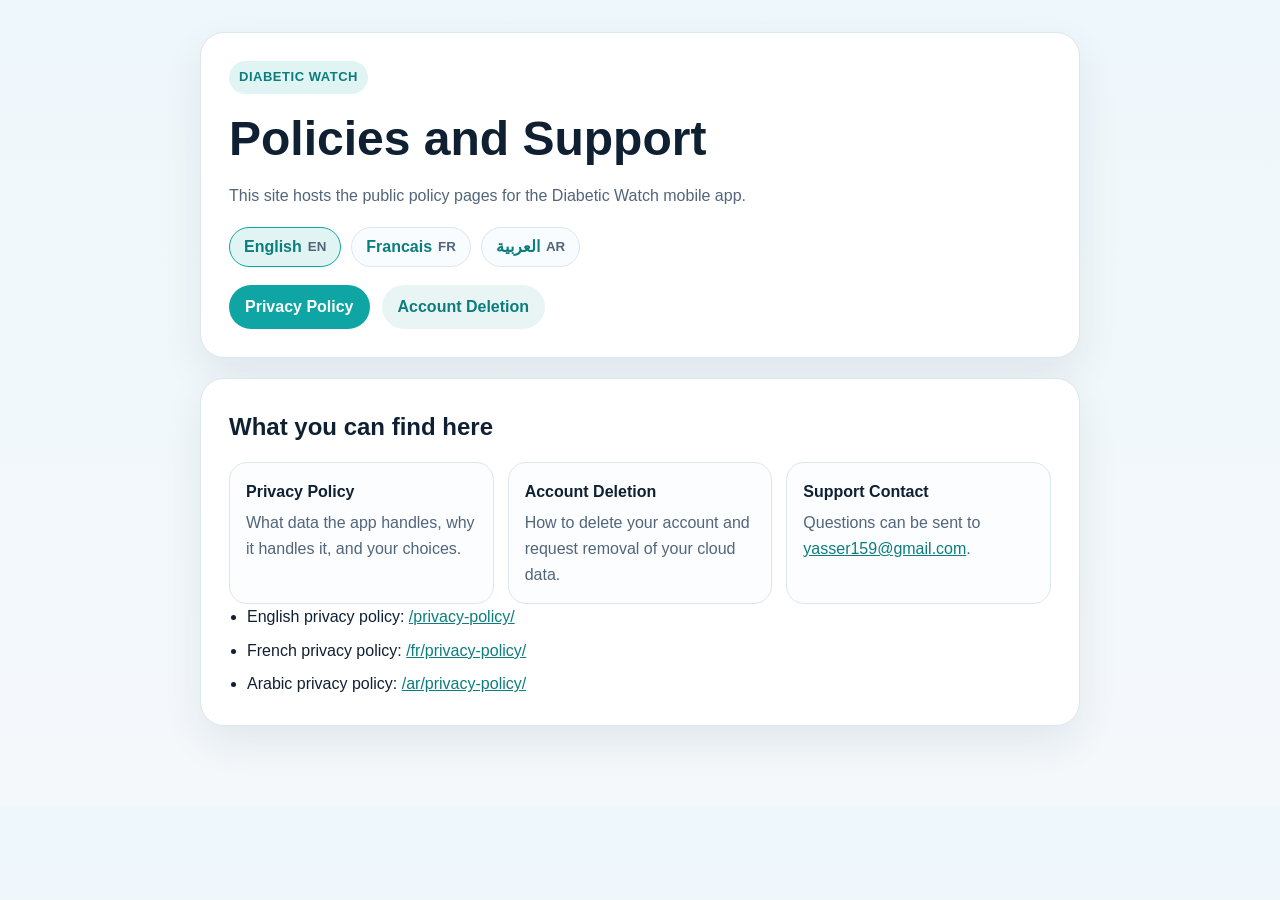
<file: index.html>
<!doctype html>
<html lang="en">
  <head>
    <meta charset="utf-8" />
    <meta name="viewport" content="width=device-width, initial-scale=1" />
    <title>Diabetic Watch Policies</title>
    <meta
      name="description"
      content="Privacy policy and account deletion information for Diabetic Watch."
    />
    <link rel="stylesheet" href="./assets/site.css" />
  </head>
  <body>
    <main class="page">
      <section class="hero">
        <span class="eyebrow">Diabetic Watch</span>
        <h1>Policies and Support</h1>
        <p class="muted">
          This site hosts the public policy pages for the Diabetic Watch mobile app.
        </p>
        <div class="lang-switcher" aria-label="Language switcher">
          <a class="lang-link is-active" href="./privacy-policy/">English <small>EN</small></a>
          <a class="lang-link" href="./fr/privacy-policy/">Francais <small>FR</small></a>
          <a class="lang-link" href="./ar/privacy-policy/">العربية <small>AR</small></a>
        </div>
        <div class="button-row">
          <a class="button" href="./privacy-policy/">Privacy Policy</a>
          <a class="button secondary" href="./account-deletion/">Account Deletion</a>
        </div>
      </section>

      <section class="panel">
        <h2>What you can find here</h2>
        <div class="grid">
          <div class="card">
            <strong>Privacy Policy</strong>
            <span class="muted">What data the app handles, why it handles it, and your choices.</span>
          </div>
          <div class="card">
            <strong>Account Deletion</strong>
            <span class="muted">How to delete your account and request removal of your cloud data.</span>
          </div>
          <div class="card">
            <strong>Support Contact</strong>
            <span class="muted">Questions can be sent to <a href="mailto:yasser159@gmail.com">yasser159@gmail.com</a>.</span>
          </div>
        </div>
        <ul class="meta-list">
          <li>English privacy policy: <a href="./privacy-policy/">/privacy-policy/</a></li>
          <li>French privacy policy: <a href="./fr/privacy-policy/">/fr/privacy-policy/</a></li>
          <li>Arabic privacy policy: <a href="./ar/privacy-policy/">/ar/privacy-policy/</a></li>
        </ul>
      </section>
    </main>
  </body>
</html>
</file>
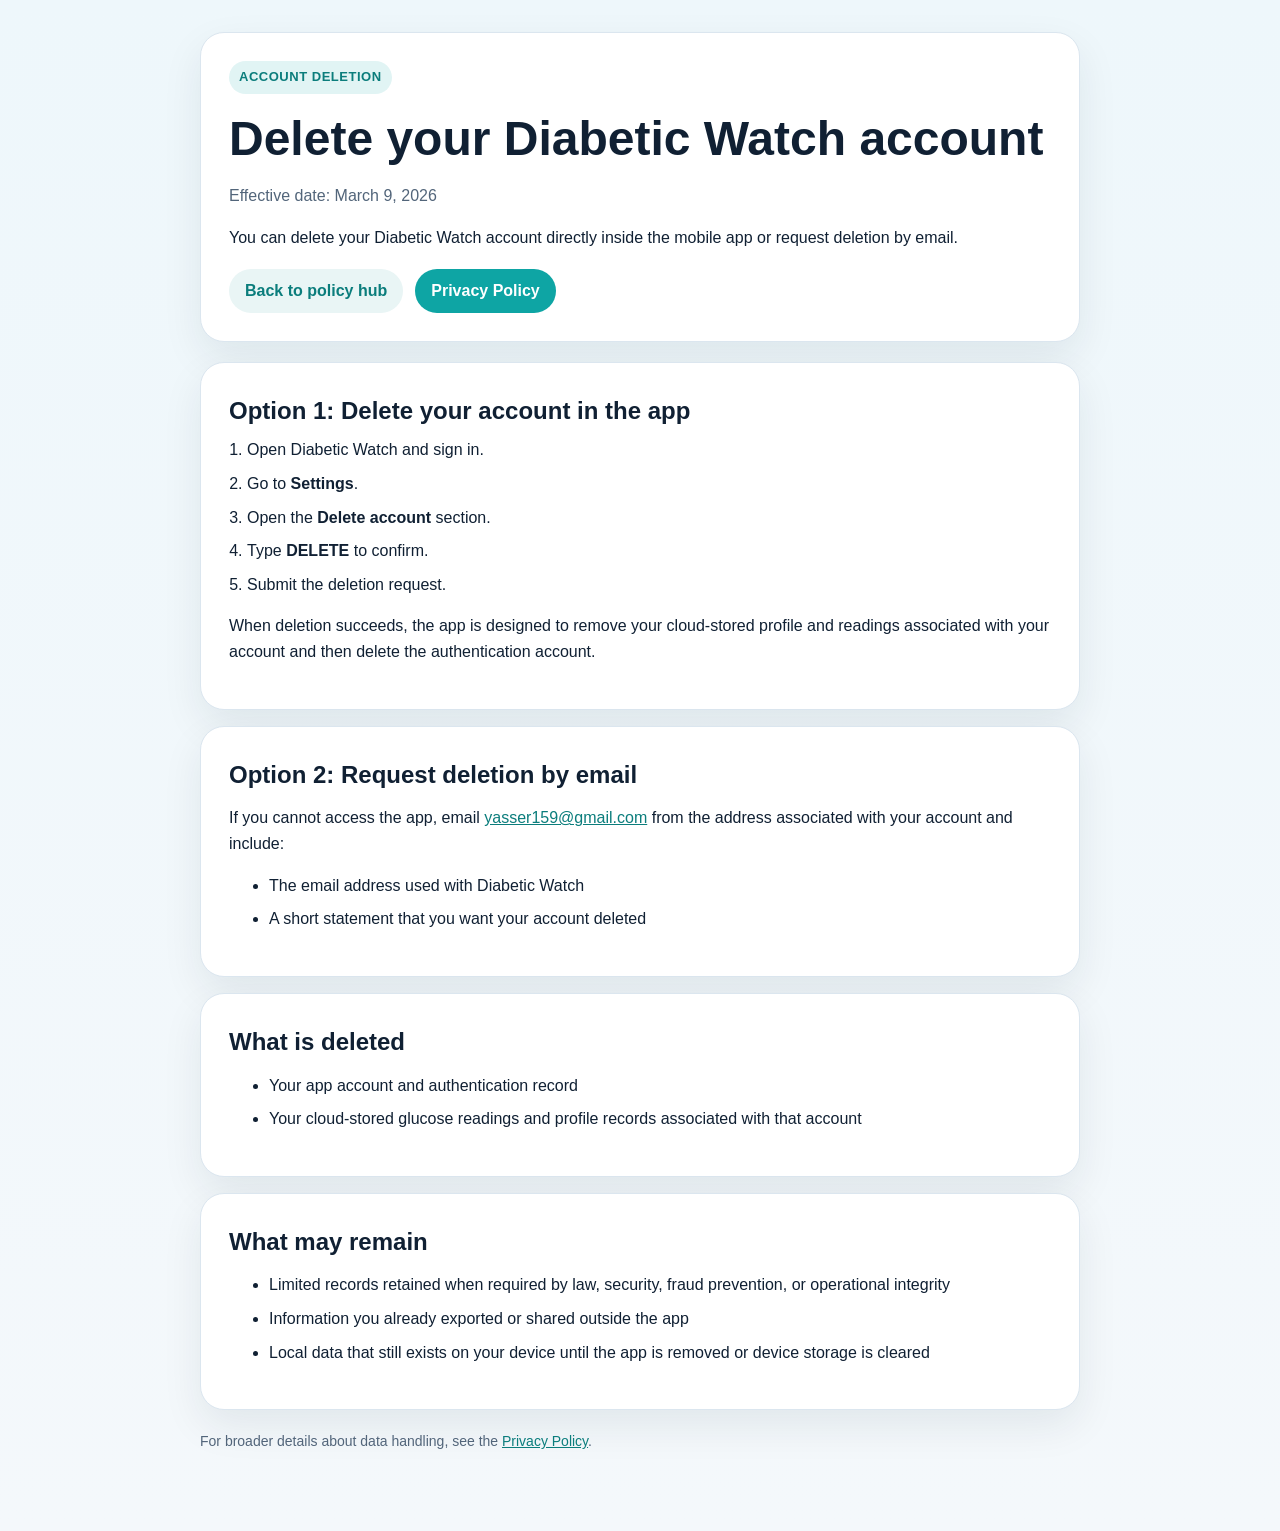
<file: account-deletion/index.html>
<!doctype html>
<html lang="en">
  <head>
    <meta charset="utf-8" />
    <meta name="viewport" content="width=device-width, initial-scale=1" />
    <title>Diabetic Watch Account Deletion</title>
    <meta
      name="description"
      content="Account deletion instructions for the Diabetic Watch app."
    />
    <link rel="stylesheet" href="../assets/site.css" />
  </head>
  <body>
    <main class="page">
      <section class="hero">
        <span class="eyebrow">Account Deletion</span>
        <h1>Delete your Diabetic Watch account</h1>
        <p class="muted">Effective date: March 9, 2026</p>
        <p>
          You can delete your Diabetic Watch account directly inside the mobile app or request deletion by email.
        </p>
        <div class="button-row">
          <a class="button secondary" href="../">Back to policy hub</a>
          <a class="button" href="../privacy-policy/">Privacy Policy</a>
        </div>
      </section>

      <section class="panel">
        <h2>Option 1: Delete your account in the app</h2>
        <ol class="toc">
          <li>Open Diabetic Watch and sign in.</li>
          <li>Go to <strong>Settings</strong>.</li>
          <li>Open the <strong>Delete account</strong> section.</li>
          <li>Type <strong>DELETE</strong> to confirm.</li>
          <li>Submit the deletion request.</li>
        </ol>
        <p>
          When deletion succeeds, the app is designed to remove your cloud-stored profile and readings associated with your account and then delete the authentication account.
        </p>
      </section>

      <section class="panel">
        <h2>Option 2: Request deletion by email</h2>
        <p>
          If you cannot access the app, email <a href="mailto:yasser159@gmail.com">yasser159@gmail.com</a> from the address associated with your account and include:
        </p>
        <ul>
          <li>The email address used with Diabetic Watch</li>
          <li>A short statement that you want your account deleted</li>
        </ul>
      </section>

      <section class="panel">
        <h2>What is deleted</h2>
        <ul>
          <li>Your app account and authentication record</li>
          <li>Your cloud-stored glucose readings and profile records associated with that account</li>
        </ul>
      </section>

      <section class="panel">
        <h2>What may remain</h2>
        <ul>
          <li>Limited records retained when required by law, security, fraud prevention, or operational integrity</li>
          <li>Information you already exported or shared outside the app</li>
          <li>Local data that still exists on your device until the app is removed or device storage is cleared</li>
        </ul>
      </section>

      <p class="footer">
        For broader details about data handling, see the <a href="../privacy-policy/">Privacy Policy</a>.
      </p>
    </main>
  </body>
</html>
</file>
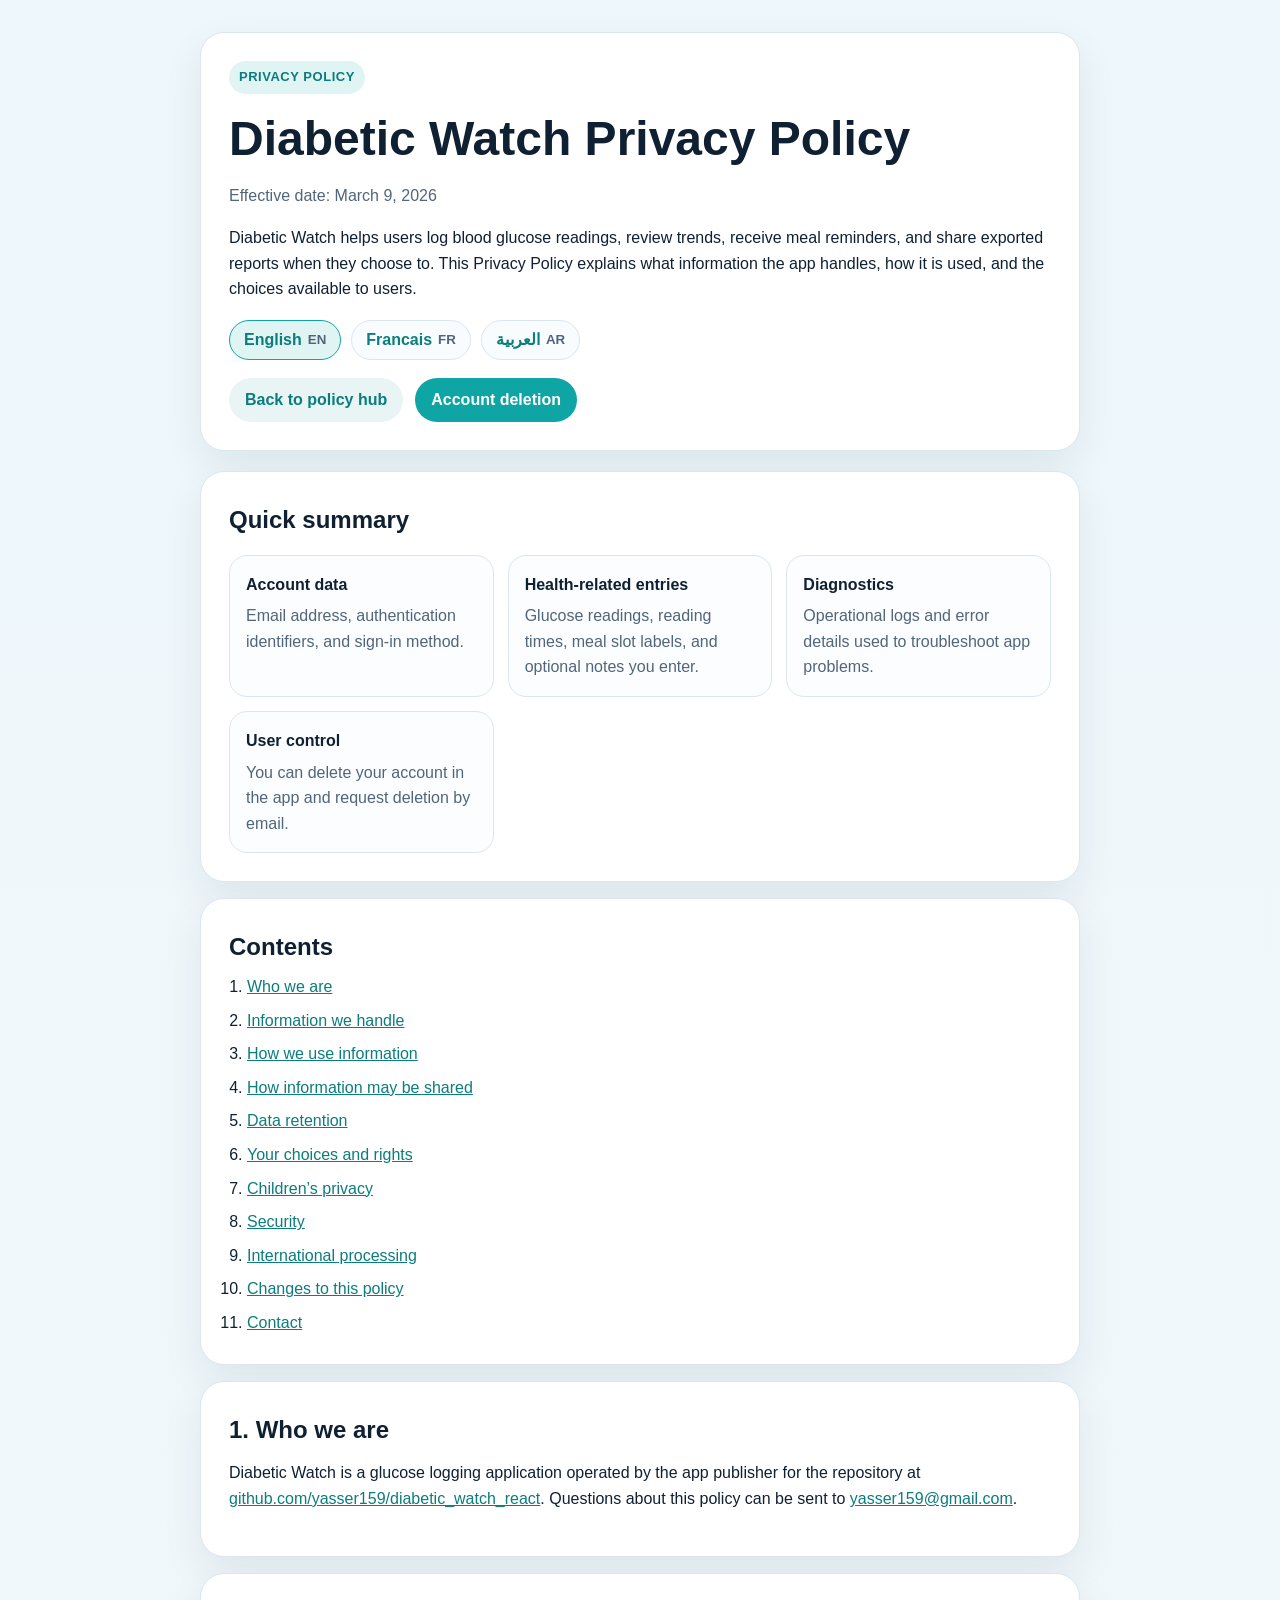
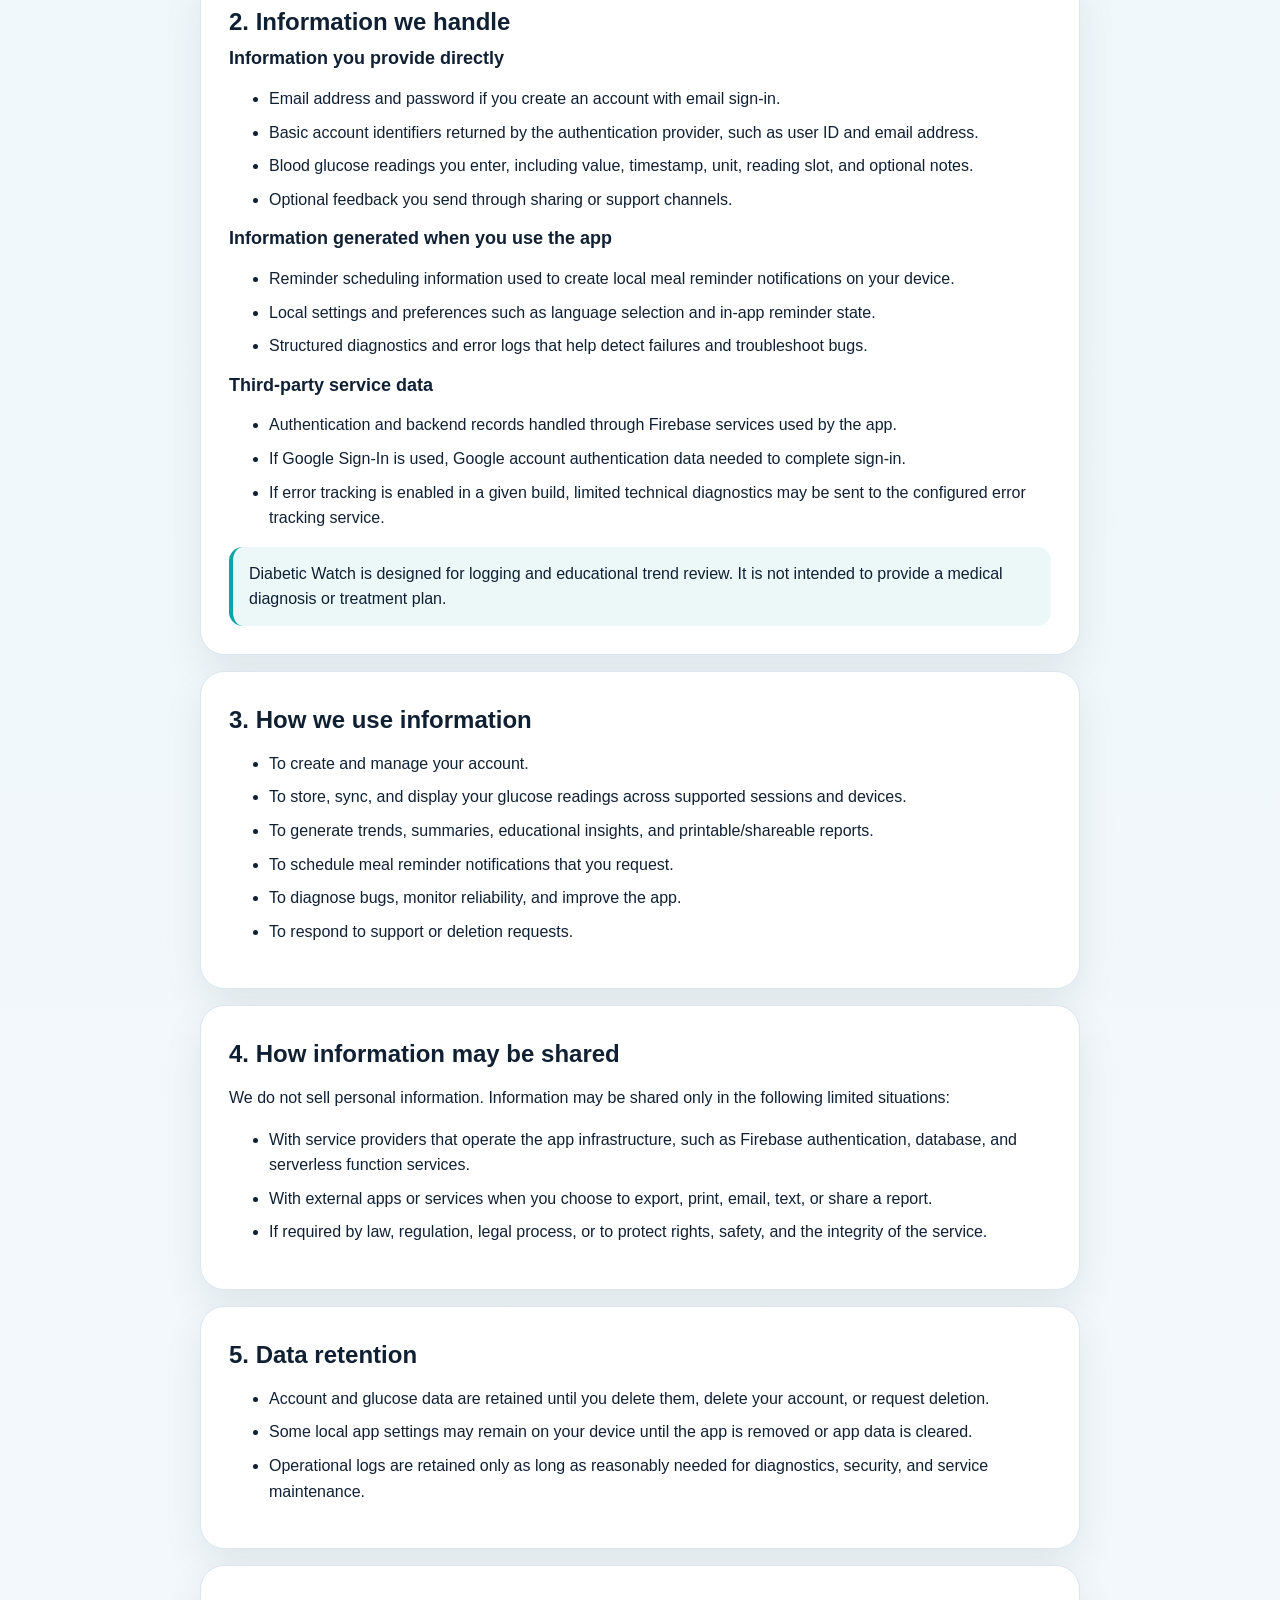
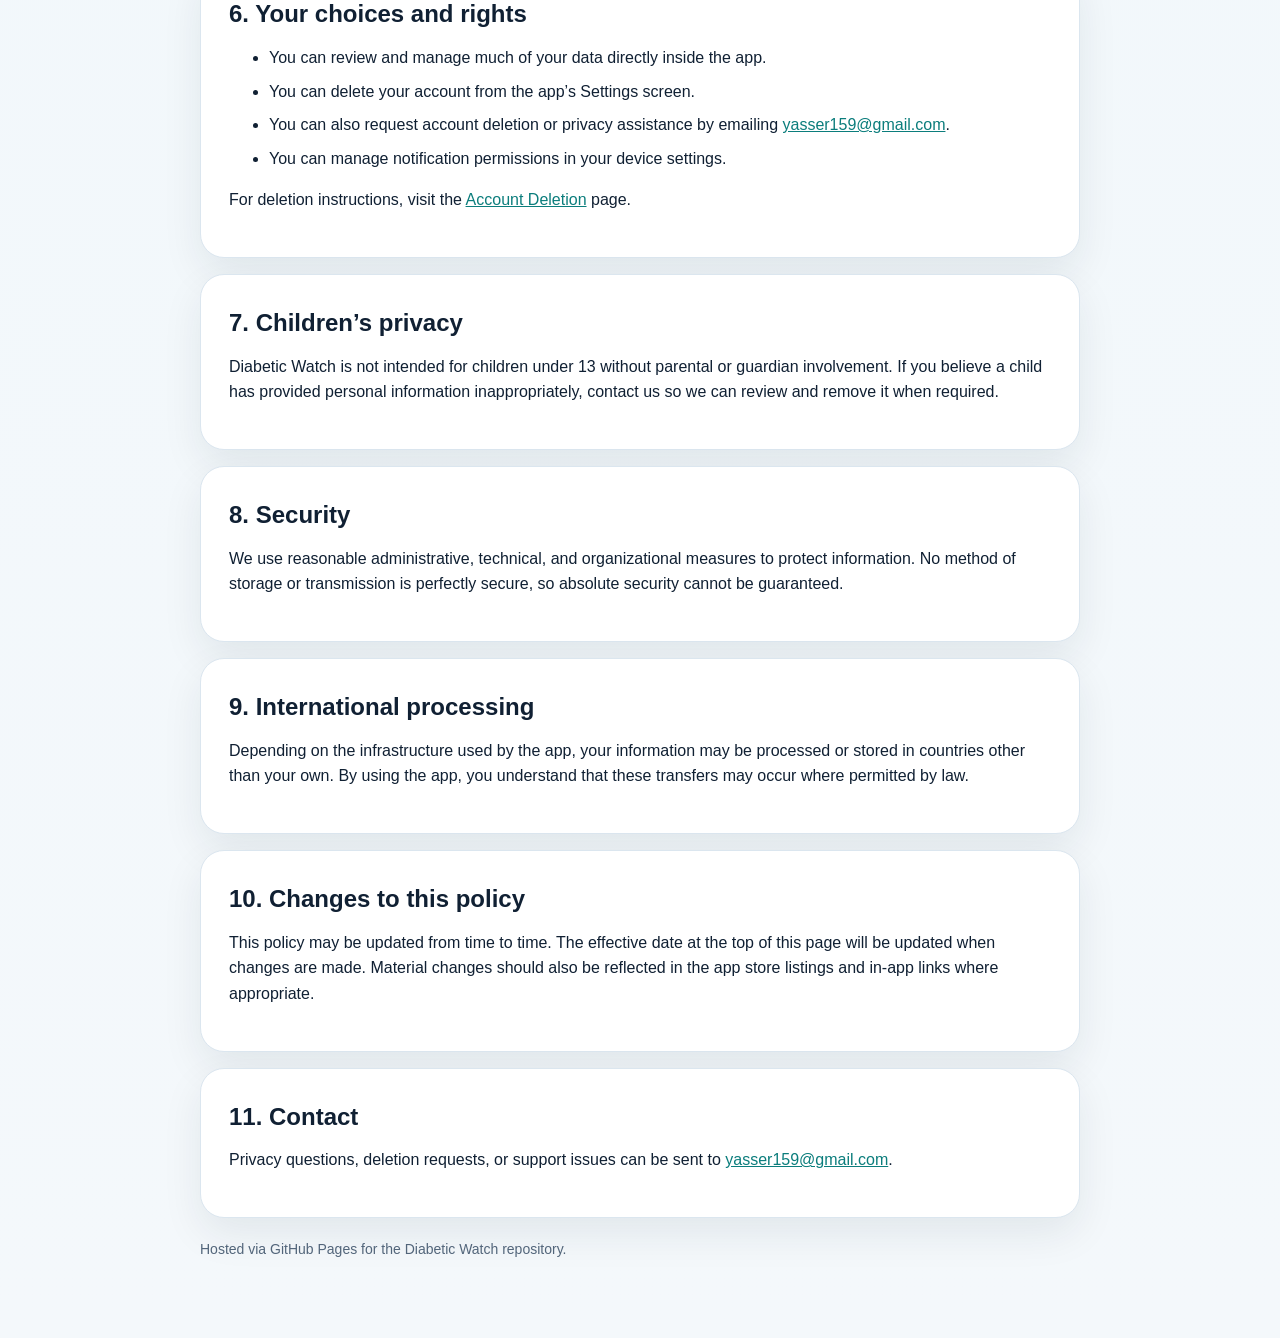
<file: privacy-policy/index.html>
<!doctype html>
<html lang="en">
  <head>
    <meta charset="utf-8" />
    <meta name="viewport" content="width=device-width, initial-scale=1" />
    <title>Diabetic Watch Privacy Policy</title>
    <meta
      name="description"
      content="Privacy Policy for the Diabetic Watch mobile application."
    />
    <link rel="stylesheet" href="../assets/site.css" />
  </head>
  <body>
    <main class="page">
      <section class="hero">
        <span class="eyebrow">Privacy Policy</span>
        <h1>Diabetic Watch Privacy Policy</h1>
        <p class="muted">
          Effective date: March 9, 2026
        </p>
        <p>
          Diabetic Watch helps users log blood glucose readings, review trends, receive meal reminders,
          and share exported reports when they choose to. This Privacy Policy explains what information
          the app handles, how it is used, and the choices available to users.
        </p>
        <div class="lang-switcher" aria-label="Language switcher">
          <a class="lang-link is-active" href="./">English <small>EN</small></a>
          <a class="lang-link" href="../fr/privacy-policy/">Francais <small>FR</small></a>
          <a class="lang-link" href="../ar/privacy-policy/">العربية <small>AR</small></a>
        </div>
        <div class="button-row">
          <a class="button secondary" href="../">Back to policy hub</a>
          <a class="button" href="../account-deletion/">Account deletion</a>
        </div>
      </section>

      <section class="panel">
        <h2>Quick summary</h2>
        <div class="grid">
          <div class="card">
            <strong>Account data</strong>
            <span class="muted">Email address, authentication identifiers, and sign-in method.</span>
          </div>
          <div class="card">
            <strong>Health-related entries</strong>
            <span class="muted">Glucose readings, reading times, meal slot labels, and optional notes you enter.</span>
          </div>
          <div class="card">
            <strong>Diagnostics</strong>
            <span class="muted">Operational logs and error details used to troubleshoot app problems.</span>
          </div>
          <div class="card">
            <strong>User control</strong>
            <span class="muted">You can delete your account in the app and request deletion by email.</span>
          </div>
        </div>
      </section>

      <section class="panel">
        <h2>Contents</h2>
        <ol class="toc">
          <li><a href="#who-we-are">Who we are</a></li>
          <li><a href="#information-we-handle">Information we handle</a></li>
          <li><a href="#how-we-use-information">How we use information</a></li>
          <li><a href="#sharing">How information may be shared</a></li>
          <li><a href="#retention">Data retention</a></li>
          <li><a href="#choices">Your choices and rights</a></li>
          <li><a href="#children">Children’s privacy</a></li>
          <li><a href="#security">Security</a></li>
          <li><a href="#international">International processing</a></li>
          <li><a href="#changes">Changes to this policy</a></li>
          <li><a href="#contact">Contact</a></li>
        </ol>
      </section>

      <section class="panel" id="who-we-are">
        <h2>1. Who we are</h2>
        <p>
          Diabetic Watch is a glucose logging application operated by the app publisher for the
          repository at <a href="https://github.com/yasser159/diabetic_watch_react">github.com/yasser159/diabetic_watch_react</a>.
          Questions about this policy can be sent to <a href="mailto:yasser159@gmail.com">yasser159@gmail.com</a>.
        </p>
      </section>

      <section class="panel" id="information-we-handle">
        <h2>2. Information we handle</h2>

        <h3>Information you provide directly</h3>
        <ul>
          <li>Email address and password if you create an account with email sign-in.</li>
          <li>Basic account identifiers returned by the authentication provider, such as user ID and email address.</li>
          <li>Blood glucose readings you enter, including value, timestamp, unit, reading slot, and optional notes.</li>
          <li>Optional feedback you send through sharing or support channels.</li>
        </ul>

        <h3>Information generated when you use the app</h3>
        <ul>
          <li>Reminder scheduling information used to create local meal reminder notifications on your device.</li>
          <li>Local settings and preferences such as language selection and in-app reminder state.</li>
          <li>Structured diagnostics and error logs that help detect failures and troubleshoot bugs.</li>
        </ul>

        <h3>Third-party service data</h3>
        <ul>
          <li>Authentication and backend records handled through Firebase services used by the app.</li>
          <li>If Google Sign-In is used, Google account authentication data needed to complete sign-in.</li>
          <li>If error tracking is enabled in a given build, limited technical diagnostics may be sent to the configured error tracking service.</li>
        </ul>

        <div class="callout">
          Diabetic Watch is designed for logging and educational trend review. It is not intended to provide a medical diagnosis or treatment plan.
        </div>
      </section>

      <section class="panel" id="how-we-use-information">
        <h2>3. How we use information</h2>
        <ul>
          <li>To create and manage your account.</li>
          <li>To store, sync, and display your glucose readings across supported sessions and devices.</li>
          <li>To generate trends, summaries, educational insights, and printable/shareable reports.</li>
          <li>To schedule meal reminder notifications that you request.</li>
          <li>To diagnose bugs, monitor reliability, and improve the app.</li>
          <li>To respond to support or deletion requests.</li>
        </ul>
      </section>

      <section class="panel" id="sharing">
        <h2>4. How information may be shared</h2>
        <p>
          We do not sell personal information. Information may be shared only in the following limited situations:
        </p>
        <ul>
          <li>With service providers that operate the app infrastructure, such as Firebase authentication, database, and serverless function services.</li>
          <li>With external apps or services when you choose to export, print, email, text, or share a report.</li>
          <li>If required by law, regulation, legal process, or to protect rights, safety, and the integrity of the service.</li>
        </ul>
      </section>

      <section class="panel" id="retention">
        <h2>5. Data retention</h2>
        <ul>
          <li>Account and glucose data are retained until you delete them, delete your account, or request deletion.</li>
          <li>Some local app settings may remain on your device until the app is removed or app data is cleared.</li>
          <li>Operational logs are retained only as long as reasonably needed for diagnostics, security, and service maintenance.</li>
        </ul>
      </section>

      <section class="panel" id="choices">
        <h2>6. Your choices and rights</h2>
        <ul>
          <li>You can review and manage much of your data directly inside the app.</li>
          <li>You can delete your account from the app’s Settings screen.</li>
          <li>You can also request account deletion or privacy assistance by emailing <a href="mailto:yasser159@gmail.com">yasser159@gmail.com</a>.</li>
          <li>You can manage notification permissions in your device settings.</li>
        </ul>
        <p>
          For deletion instructions, visit the <a href="../account-deletion/">Account Deletion</a> page.
        </p>
      </section>

      <section class="panel" id="children">
        <h2>7. Children’s privacy</h2>
        <p>
          Diabetic Watch is not intended for children under 13 without parental or guardian involvement.
          If you believe a child has provided personal information inappropriately, contact us so we can review and remove it when required.
        </p>
      </section>

      <section class="panel" id="security">
        <h2>8. Security</h2>
        <p>
          We use reasonable administrative, technical, and organizational measures to protect information.
          No method of storage or transmission is perfectly secure, so absolute security cannot be guaranteed.
        </p>
      </section>

      <section class="panel" id="international">
        <h2>9. International processing</h2>
        <p>
          Depending on the infrastructure used by the app, your information may be processed or stored in countries other than your own.
          By using the app, you understand that these transfers may occur where permitted by law.
        </p>
      </section>

      <section class="panel" id="changes">
        <h2>10. Changes to this policy</h2>
        <p>
          This policy may be updated from time to time. The effective date at the top of this page will be updated when changes are made.
          Material changes should also be reflected in the app store listings and in-app links where appropriate.
        </p>
      </section>

      <section class="panel" id="contact">
        <h2>11. Contact</h2>
        <p>
          Privacy questions, deletion requests, or support issues can be sent to
          <a href="mailto:yasser159@gmail.com">yasser159@gmail.com</a>.
        </p>
      </section>

      <p class="footer">
        Hosted via GitHub Pages for the Diabetic Watch repository.
      </p>
    </main>
  </body>
</html>
</file>
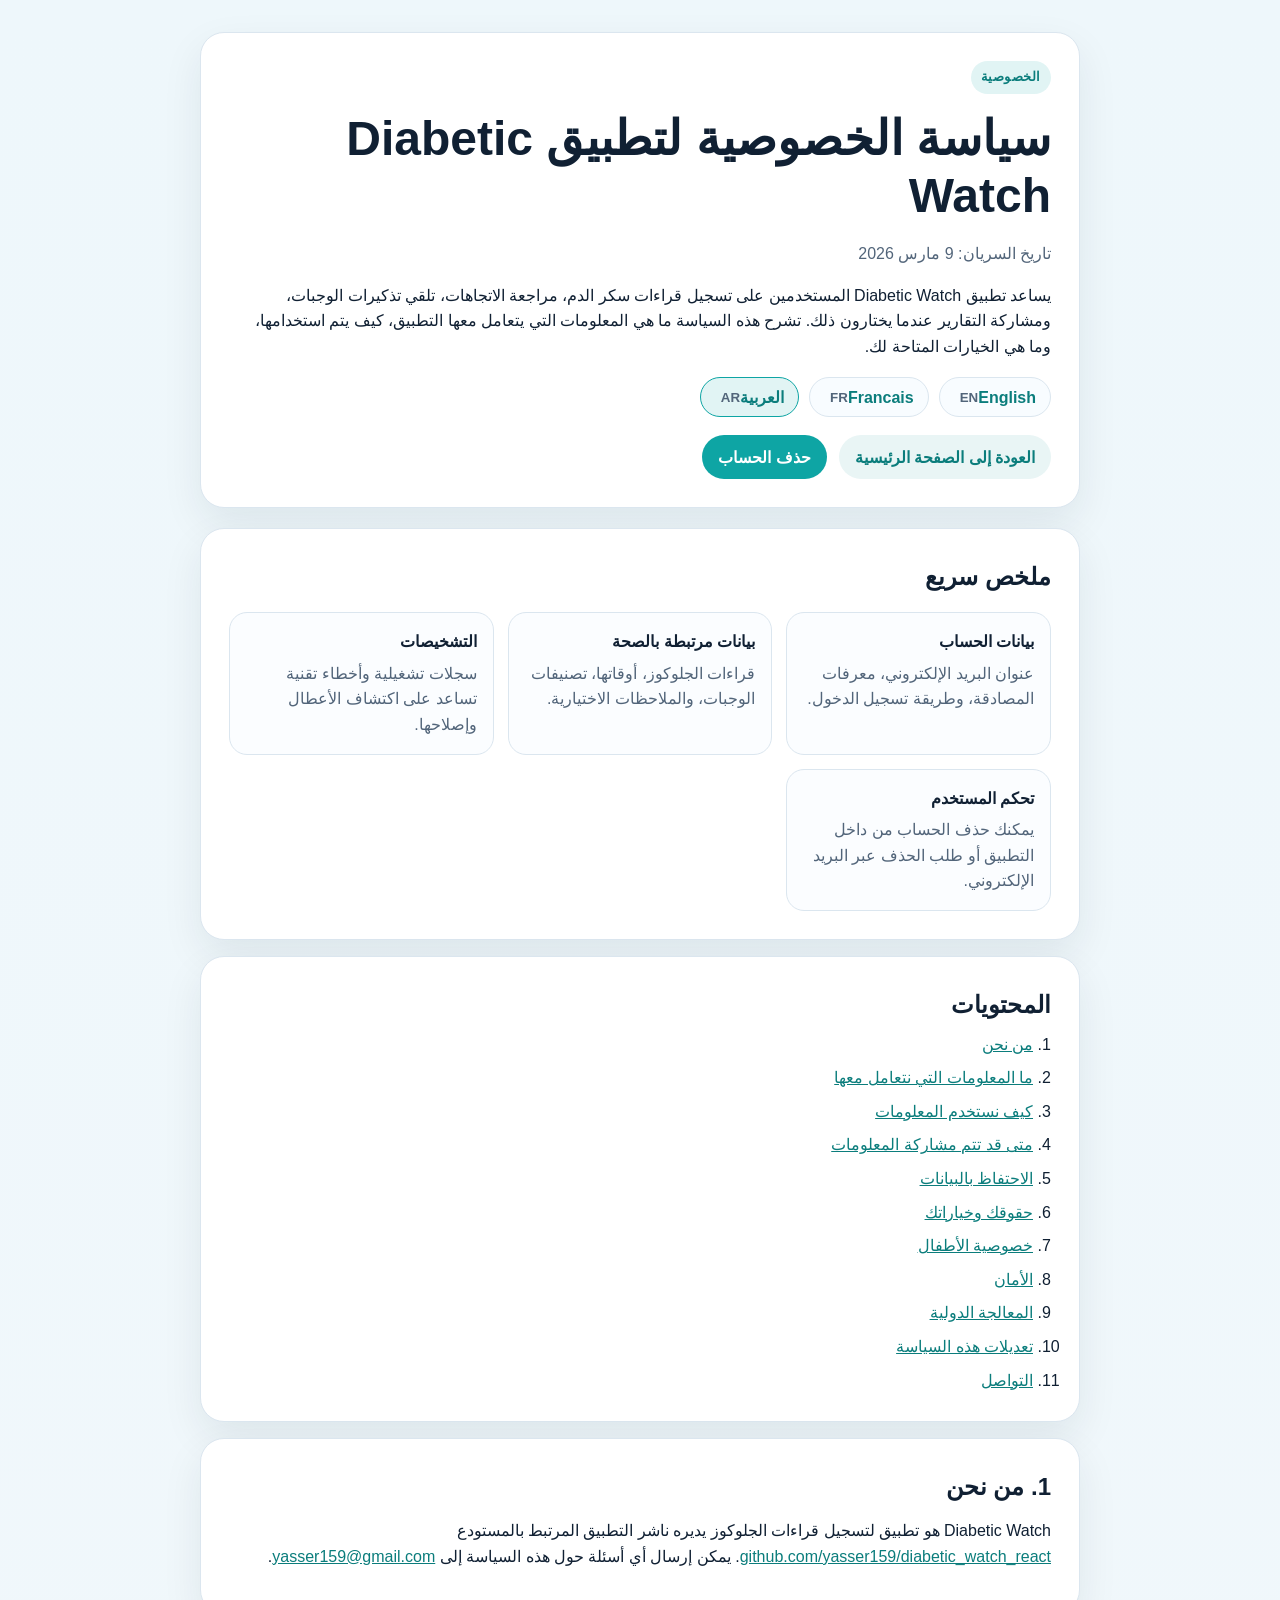
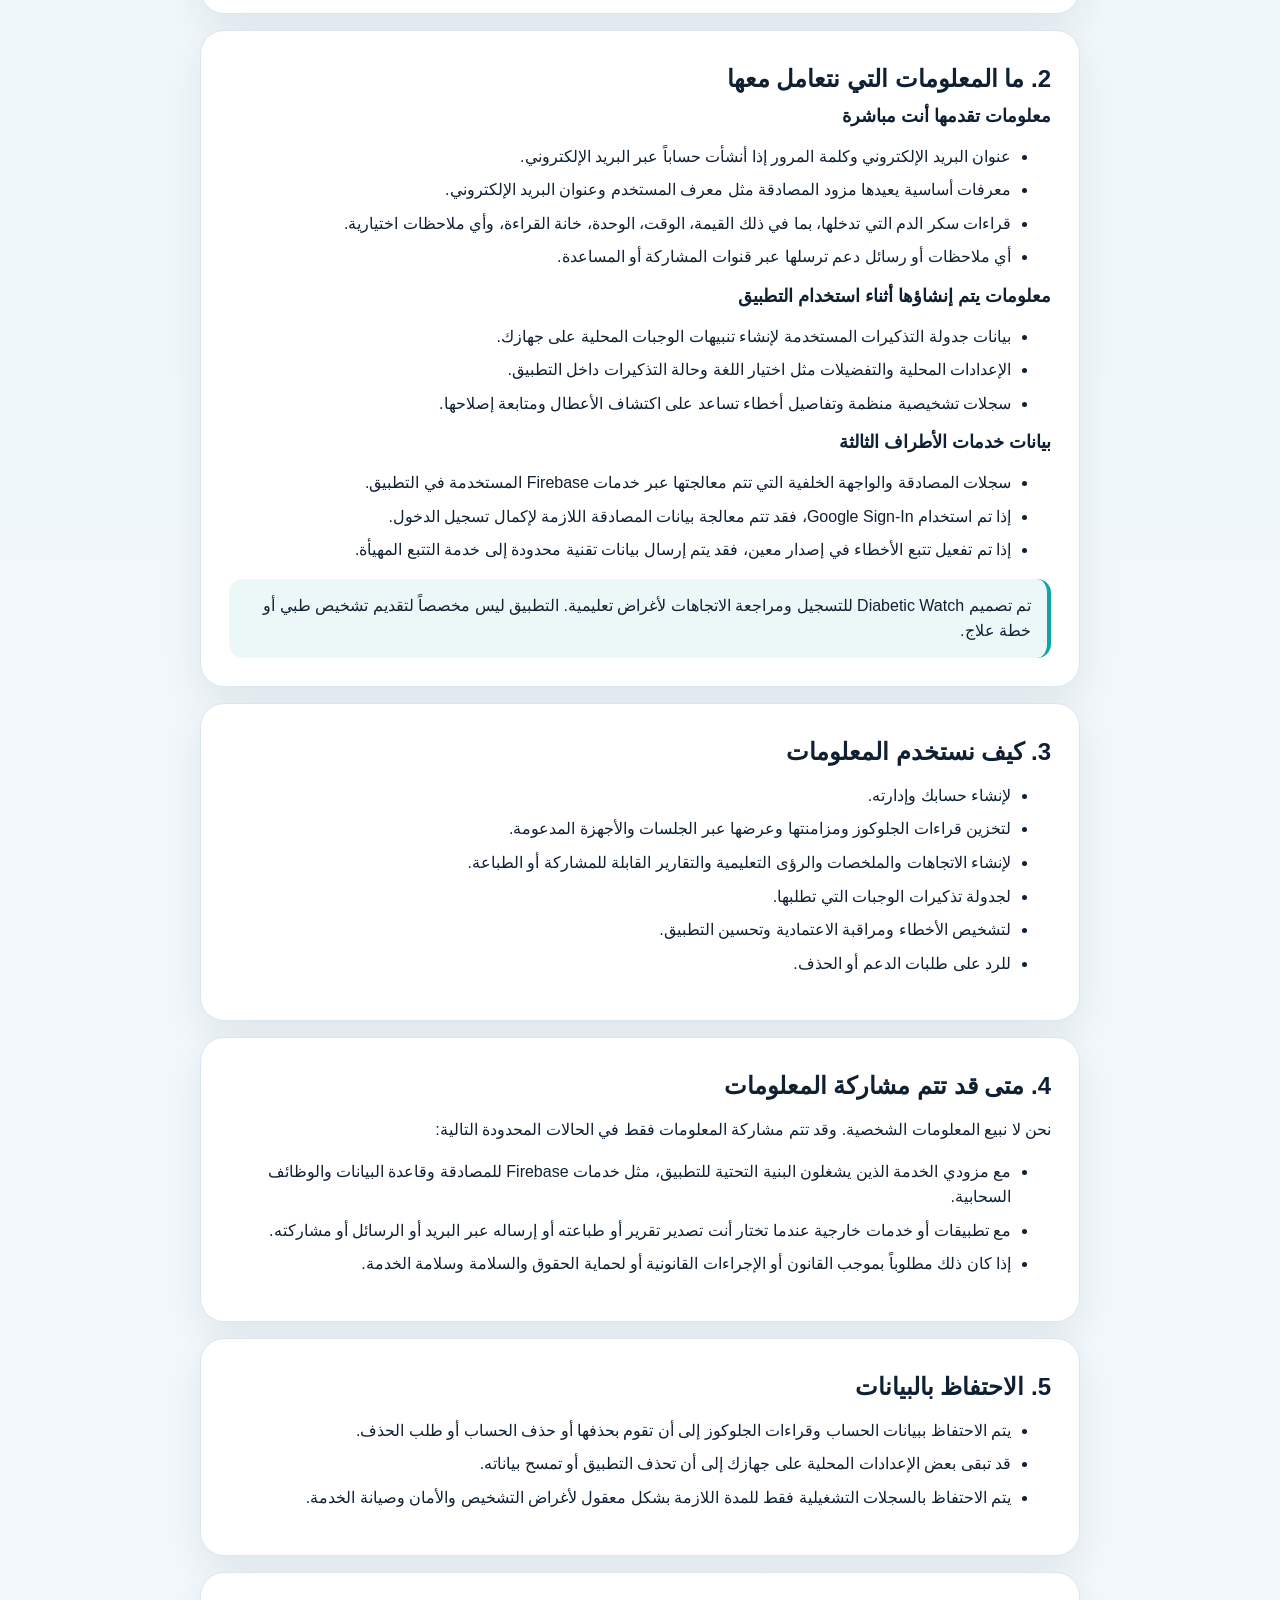
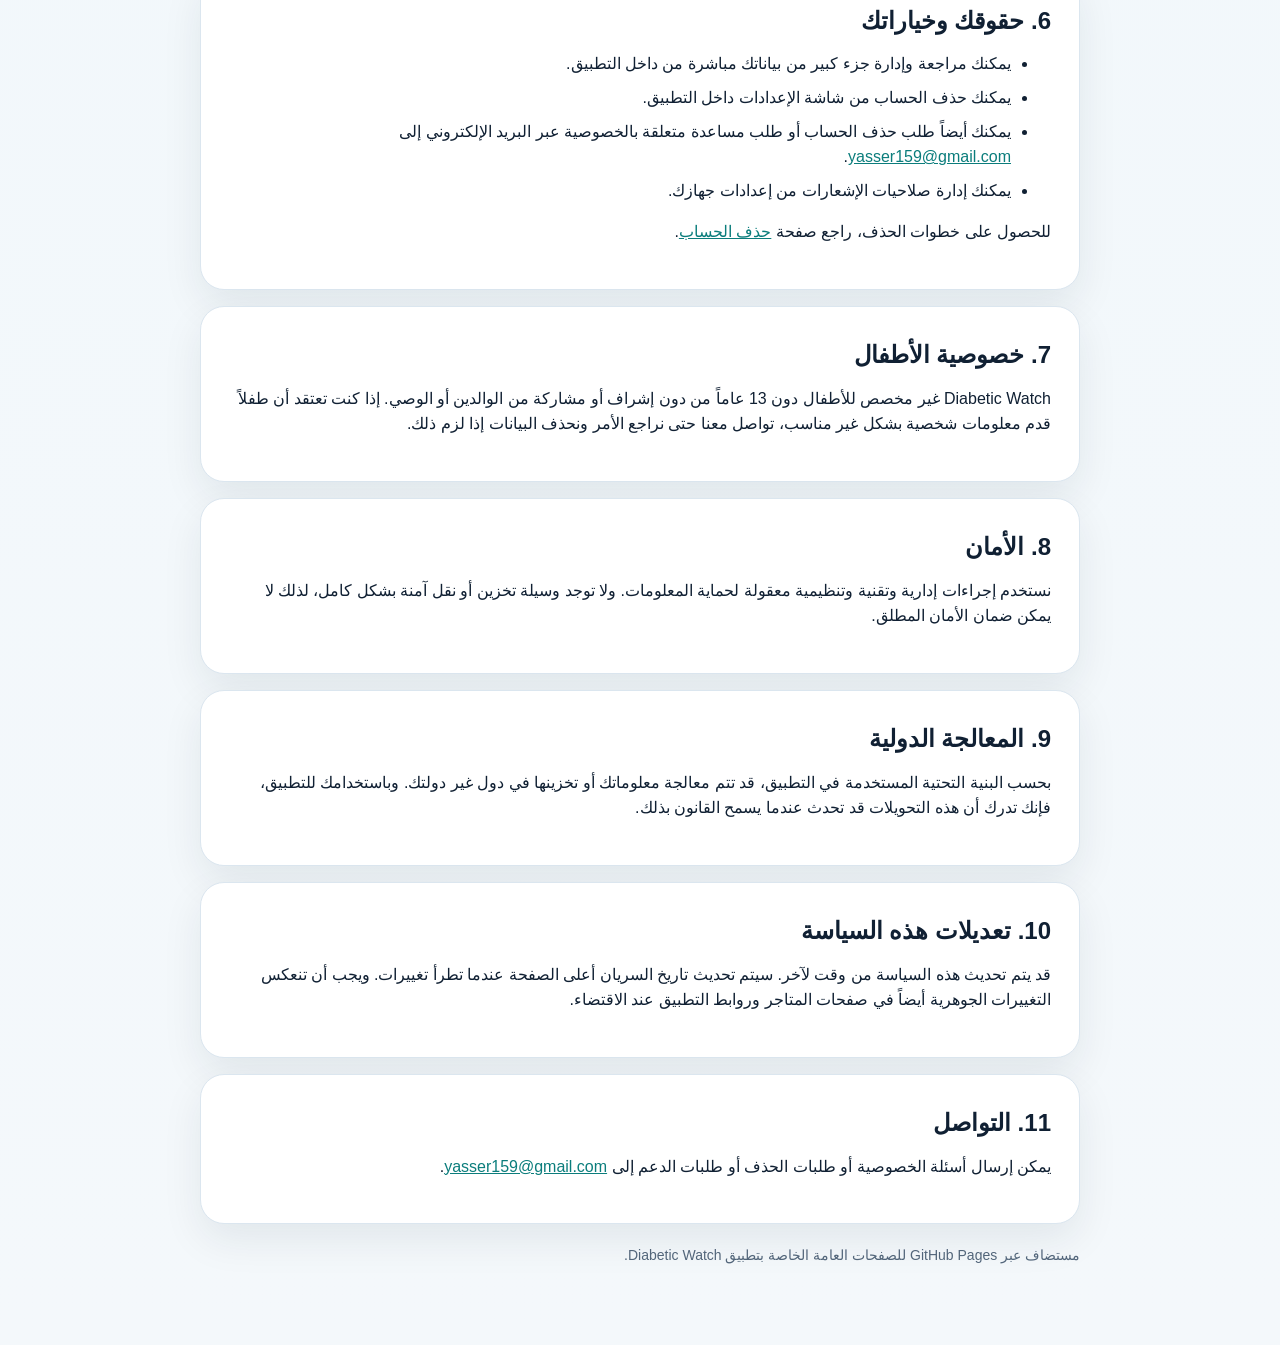
<file: ar/privacy-policy/index.html>
<!doctype html>
<html lang="ar" dir="rtl">
  <head>
    <meta charset="utf-8" />
    <meta name="viewport" content="width=device-width, initial-scale=1" />
    <title>سياسة الخصوصية لتطبيق Diabetic Watch</title>
    <meta
      name="description"
      content="سياسة الخصوصية الخاصة بتطبيق Diabetic Watch للجوال."
    />
    <link rel="stylesheet" href="../../assets/site.css" />
  </head>
  <body class="rtl">
    <main class="page">
      <section class="hero">
        <span class="eyebrow">الخصوصية</span>
        <h1>سياسة الخصوصية لتطبيق Diabetic Watch</h1>
        <p class="muted">تاريخ السريان: 9 مارس 2026</p>
        <p>
          يساعد تطبيق Diabetic Watch المستخدمين على تسجيل قراءات سكر الدم، مراجعة الاتجاهات،
          تلقي تذكيرات الوجبات، ومشاركة التقارير عندما يختارون ذلك. تشرح هذه السياسة ما هي
          المعلومات التي يتعامل معها التطبيق، كيف يتم استخدامها، وما هي الخيارات المتاحة لك.
        </p>
        <div class="lang-switcher" aria-label="اختيار اللغة">
          <a class="lang-link" href="../../privacy-policy/">English <small>EN</small></a>
          <a class="lang-link" href="../../fr/privacy-policy/">Francais <small>FR</small></a>
          <a class="lang-link is-active" href="./">العربية <small>AR</small></a>
        </div>
        <div class="button-row">
          <a class="button secondary" href="../../">العودة إلى الصفحة الرئيسية</a>
          <a class="button" href="../../account-deletion/">حذف الحساب</a>
        </div>
      </section>

      <section class="panel">
        <h2>ملخص سريع</h2>
        <div class="grid">
          <div class="card">
            <strong>بيانات الحساب</strong>
            <span class="muted">عنوان البريد الإلكتروني، معرفات المصادقة، وطريقة تسجيل الدخول.</span>
          </div>
          <div class="card">
            <strong>بيانات مرتبطة بالصحة</strong>
            <span class="muted">قراءات الجلوكوز، أوقاتها، تصنيفات الوجبات، والملاحظات الاختيارية.</span>
          </div>
          <div class="card">
            <strong>التشخيصات</strong>
            <span class="muted">سجلات تشغيلية وأخطاء تقنية تساعد على اكتشاف الأعطال وإصلاحها.</span>
          </div>
          <div class="card">
            <strong>تحكم المستخدم</strong>
            <span class="muted">يمكنك حذف الحساب من داخل التطبيق أو طلب الحذف عبر البريد الإلكتروني.</span>
          </div>
        </div>
      </section>

      <section class="panel">
        <h2>المحتويات</h2>
        <ol class="toc">
          <li><a href="#who-we-are">من نحن</a></li>
          <li><a href="#information-we-handle">ما المعلومات التي نتعامل معها</a></li>
          <li><a href="#how-we-use-information">كيف نستخدم المعلومات</a></li>
          <li><a href="#sharing">متى قد تتم مشاركة المعلومات</a></li>
          <li><a href="#retention">الاحتفاظ بالبيانات</a></li>
          <li><a href="#choices">حقوقك وخياراتك</a></li>
          <li><a href="#children">خصوصية الأطفال</a></li>
          <li><a href="#security">الأمان</a></li>
          <li><a href="#international">المعالجة الدولية</a></li>
          <li><a href="#changes">تعديلات هذه السياسة</a></li>
          <li><a href="#contact">التواصل</a></li>
        </ol>
      </section>

      <section class="panel" id="who-we-are">
        <h2>1. من نحن</h2>
        <p>
          Diabetic Watch هو تطبيق لتسجيل قراءات الجلوكوز يديره ناشر التطبيق المرتبط بالمستودع
          <a href="https://github.com/yasser159/diabetic_watch_react">github.com/yasser159/diabetic_watch_react</a>.
          يمكن إرسال أي أسئلة حول هذه السياسة إلى
          <a href="mailto:yasser159@gmail.com">yasser159@gmail.com</a>.
        </p>
      </section>

      <section class="panel" id="information-we-handle">
        <h2>2. ما المعلومات التي نتعامل معها</h2>

        <h3>معلومات تقدمها أنت مباشرة</h3>
        <ul>
          <li>عنوان البريد الإلكتروني وكلمة المرور إذا أنشأت حساباً عبر البريد الإلكتروني.</li>
          <li>معرفات أساسية يعيدها مزود المصادقة مثل معرف المستخدم وعنوان البريد الإلكتروني.</li>
          <li>قراءات سكر الدم التي تدخلها، بما في ذلك القيمة، الوقت، الوحدة، خانة القراءة، وأي ملاحظات اختيارية.</li>
          <li>أي ملاحظات أو رسائل دعم ترسلها عبر قنوات المشاركة أو المساعدة.</li>
        </ul>

        <h3>معلومات يتم إنشاؤها أثناء استخدام التطبيق</h3>
        <ul>
          <li>بيانات جدولة التذكيرات المستخدمة لإنشاء تنبيهات الوجبات المحلية على جهازك.</li>
          <li>الإعدادات المحلية والتفضيلات مثل اختيار اللغة وحالة التذكيرات داخل التطبيق.</li>
          <li>سجلات تشخيصية منظمة وتفاصيل أخطاء تساعد على اكتشاف الأعطال ومتابعة إصلاحها.</li>
        </ul>

        <h3>بيانات خدمات الأطراف الثالثة</h3>
        <ul>
          <li>سجلات المصادقة والواجهة الخلفية التي تتم معالجتها عبر خدمات Firebase المستخدمة في التطبيق.</li>
          <li>إذا تم استخدام Google Sign-In، فقد تتم معالجة بيانات المصادقة اللازمة لإكمال تسجيل الدخول.</li>
          <li>إذا تم تفعيل تتبع الأخطاء في إصدار معين، فقد يتم إرسال بيانات تقنية محدودة إلى خدمة التتبع المهيأة.</li>
        </ul>

        <div class="callout">
          تم تصميم Diabetic Watch للتسجيل ومراجعة الاتجاهات لأغراض تعليمية. التطبيق ليس مخصصاً لتقديم تشخيص طبي أو خطة علاج.
        </div>
      </section>

      <section class="panel" id="how-we-use-information">
        <h2>3. كيف نستخدم المعلومات</h2>
        <ul>
          <li>لإنشاء حسابك وإدارته.</li>
          <li>لتخزين قراءات الجلوكوز ومزامنتها وعرضها عبر الجلسات والأجهزة المدعومة.</li>
          <li>لإنشاء الاتجاهات والملخصات والرؤى التعليمية والتقارير القابلة للمشاركة أو الطباعة.</li>
          <li>لجدولة تذكيرات الوجبات التي تطلبها.</li>
          <li>لتشخيص الأخطاء ومراقبة الاعتمادية وتحسين التطبيق.</li>
          <li>للرد على طلبات الدعم أو الحذف.</li>
        </ul>
      </section>

      <section class="panel" id="sharing">
        <h2>4. متى قد تتم مشاركة المعلومات</h2>
        <p>نحن لا نبيع المعلومات الشخصية. وقد تتم مشاركة المعلومات فقط في الحالات المحدودة التالية:</p>
        <ul>
          <li>مع مزودي الخدمة الذين يشغلون البنية التحتية للتطبيق، مثل خدمات Firebase للمصادقة وقاعدة البيانات والوظائف السحابية.</li>
          <li>مع تطبيقات أو خدمات خارجية عندما تختار أنت تصدير تقرير أو طباعته أو إرساله عبر البريد أو الرسائل أو مشاركته.</li>
          <li>إذا كان ذلك مطلوباً بموجب القانون أو الإجراءات القانونية أو لحماية الحقوق والسلامة وسلامة الخدمة.</li>
        </ul>
      </section>

      <section class="panel" id="retention">
        <h2>5. الاحتفاظ بالبيانات</h2>
        <ul>
          <li>يتم الاحتفاظ ببيانات الحساب وقراءات الجلوكوز إلى أن تقوم بحذفها أو حذف الحساب أو طلب الحذف.</li>
          <li>قد تبقى بعض الإعدادات المحلية على جهازك إلى أن تحذف التطبيق أو تمسح بياناته.</li>
          <li>يتم الاحتفاظ بالسجلات التشغيلية فقط للمدة اللازمة بشكل معقول لأغراض التشخيص والأمان وصيانة الخدمة.</li>
        </ul>
      </section>

      <section class="panel" id="choices">
        <h2>6. حقوقك وخياراتك</h2>
        <ul>
          <li>يمكنك مراجعة وإدارة جزء كبير من بياناتك مباشرة من داخل التطبيق.</li>
          <li>يمكنك حذف الحساب من شاشة الإعدادات داخل التطبيق.</li>
          <li>يمكنك أيضاً طلب حذف الحساب أو طلب مساعدة متعلقة بالخصوصية عبر البريد الإلكتروني إلى <a href="mailto:yasser159@gmail.com">yasser159@gmail.com</a>.</li>
          <li>يمكنك إدارة صلاحيات الإشعارات من إعدادات جهازك.</li>
        </ul>
        <p>للحصول على خطوات الحذف، راجع صفحة <a href="../../account-deletion/">حذف الحساب</a>.</p>
      </section>

      <section class="panel" id="children">
        <h2>7. خصوصية الأطفال</h2>
        <p>
          Diabetic Watch غير مخصص للأطفال دون 13 عاماً من دون إشراف أو مشاركة من الوالدين أو الوصي.
          إذا كنت تعتقد أن طفلاً قدم معلومات شخصية بشكل غير مناسب، تواصل معنا حتى نراجع الأمر ونحذف البيانات إذا لزم ذلك.
        </p>
      </section>

      <section class="panel" id="security">
        <h2>8. الأمان</h2>
        <p>
          نستخدم إجراءات إدارية وتقنية وتنظيمية معقولة لحماية المعلومات.
          ولا توجد وسيلة تخزين أو نقل آمنة بشكل كامل، لذلك لا يمكن ضمان الأمان المطلق.
        </p>
      </section>

      <section class="panel" id="international">
        <h2>9. المعالجة الدولية</h2>
        <p>
          بحسب البنية التحتية المستخدمة في التطبيق، قد تتم معالجة معلوماتك أو تخزينها في دول غير دولتك.
          وباستخدامك للتطبيق، فإنك تدرك أن هذه التحويلات قد تحدث عندما يسمح القانون بذلك.
        </p>
      </section>

      <section class="panel" id="changes">
        <h2>10. تعديلات هذه السياسة</h2>
        <p>
          قد يتم تحديث هذه السياسة من وقت لآخر. سيتم تحديث تاريخ السريان أعلى الصفحة عندما تطرأ تغييرات.
          ويجب أن تنعكس التغييرات الجوهرية أيضاً في صفحات المتاجر وروابط التطبيق عند الاقتضاء.
        </p>
      </section>

      <section class="panel" id="contact">
        <h2>11. التواصل</h2>
        <p>
          يمكن إرسال أسئلة الخصوصية أو طلبات الحذف أو طلبات الدعم إلى
          <a href="mailto:yasser159@gmail.com">yasser159@gmail.com</a>.
        </p>
      </section>

      <p class="footer">مستضاف عبر GitHub Pages للصفحات العامة الخاصة بتطبيق Diabetic Watch.</p>
    </main>
  </body>
</html>
</file>
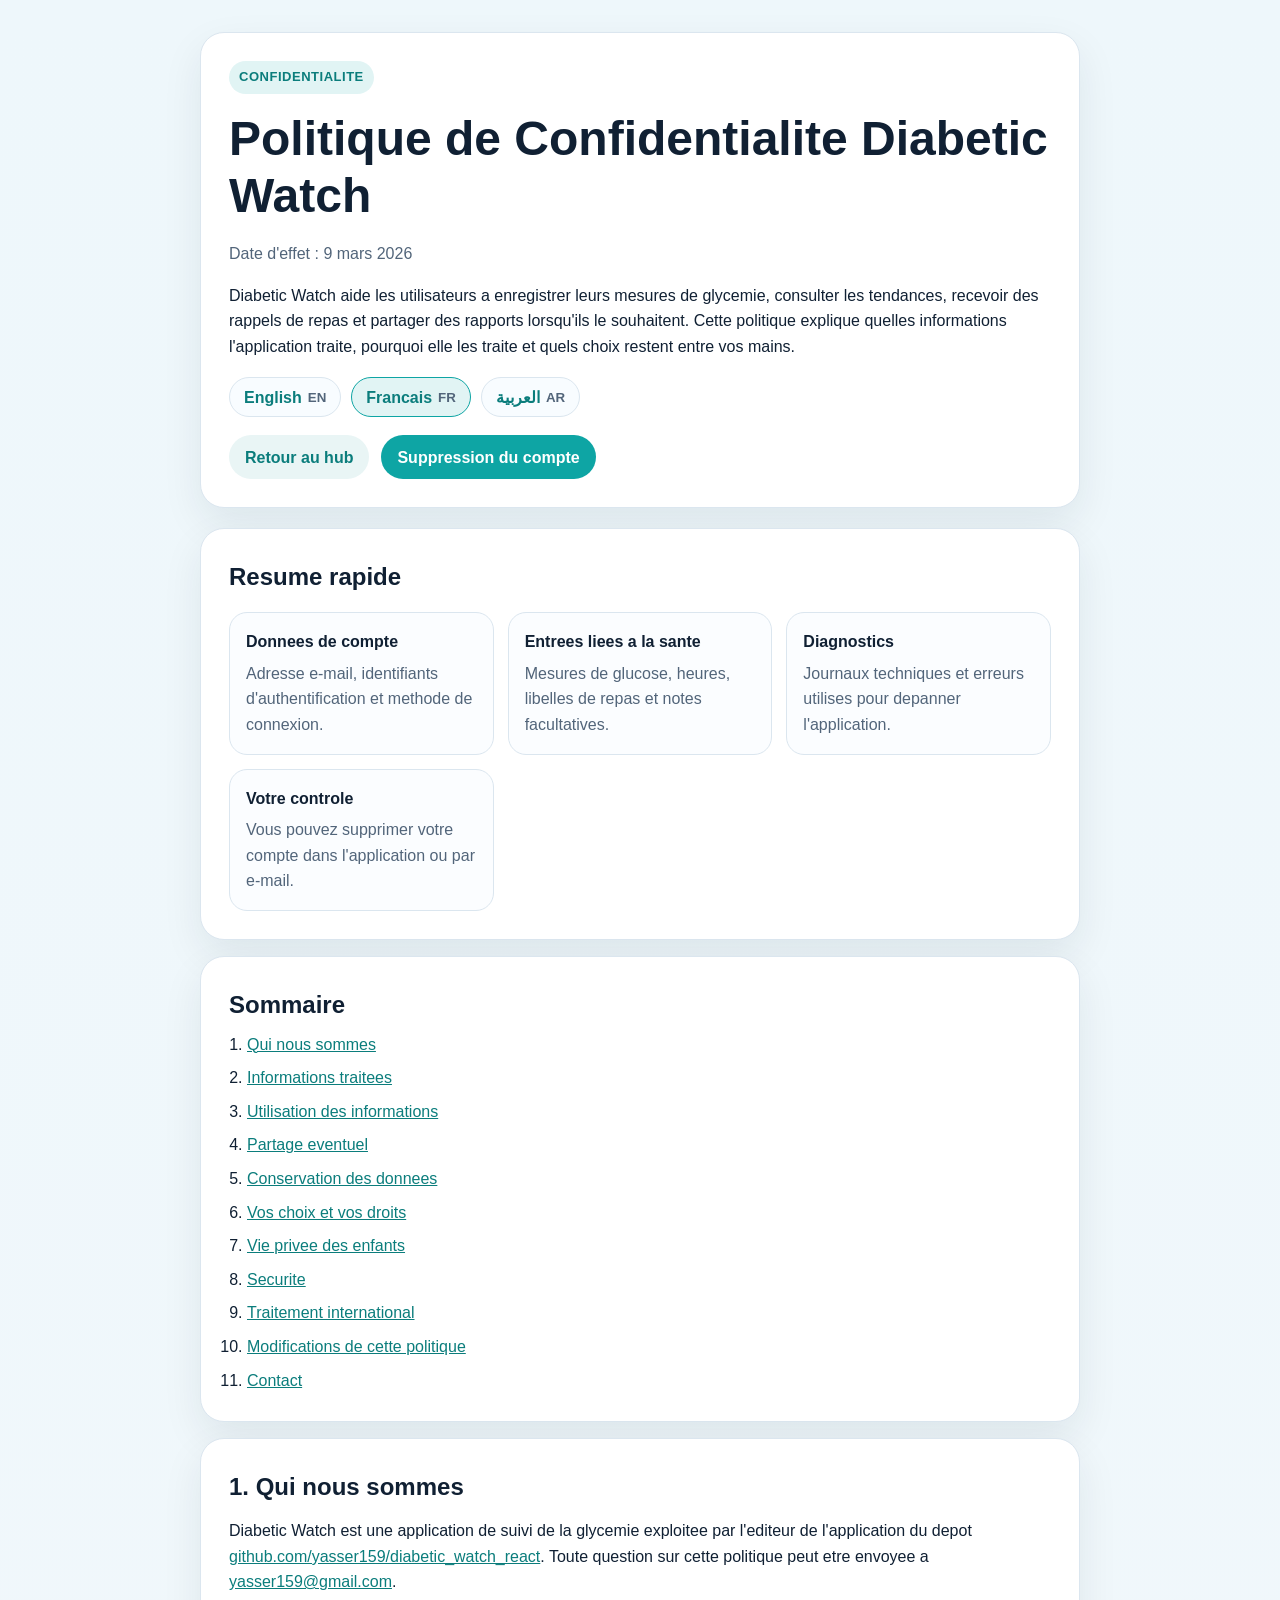
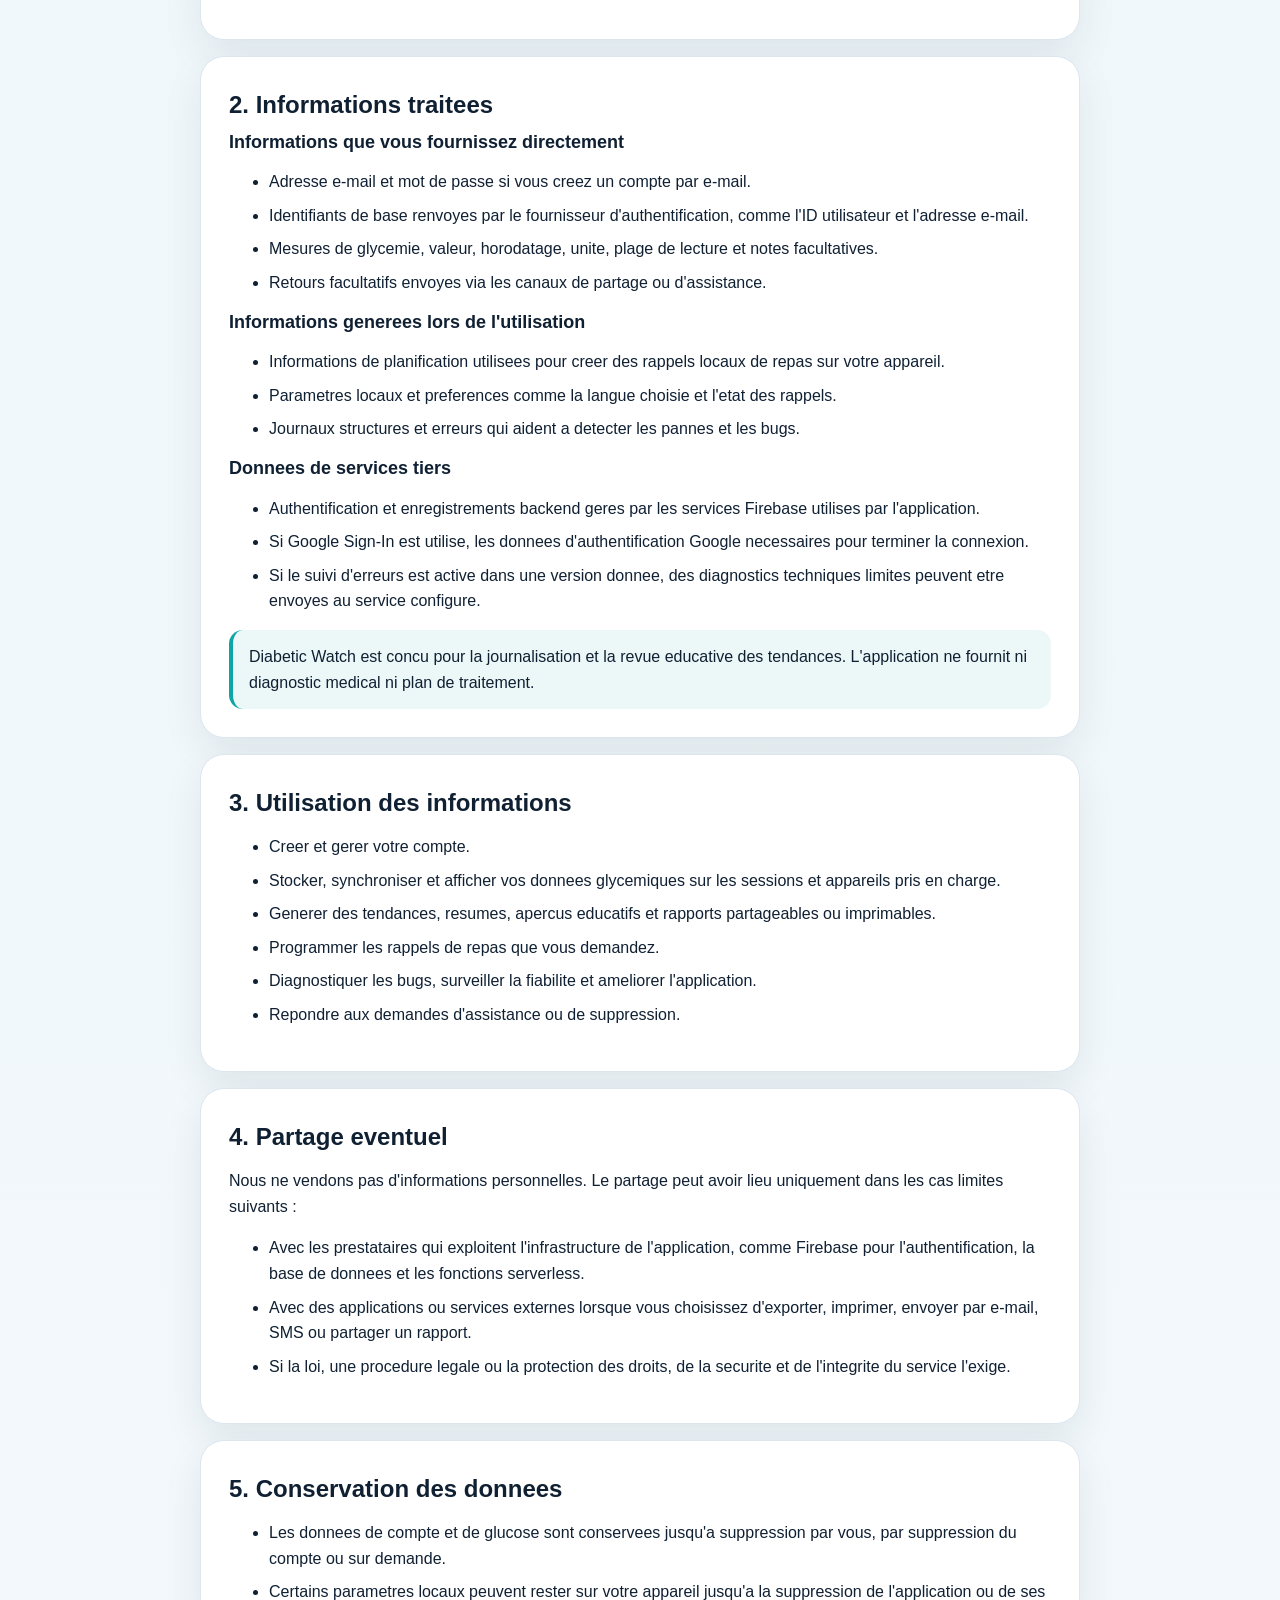
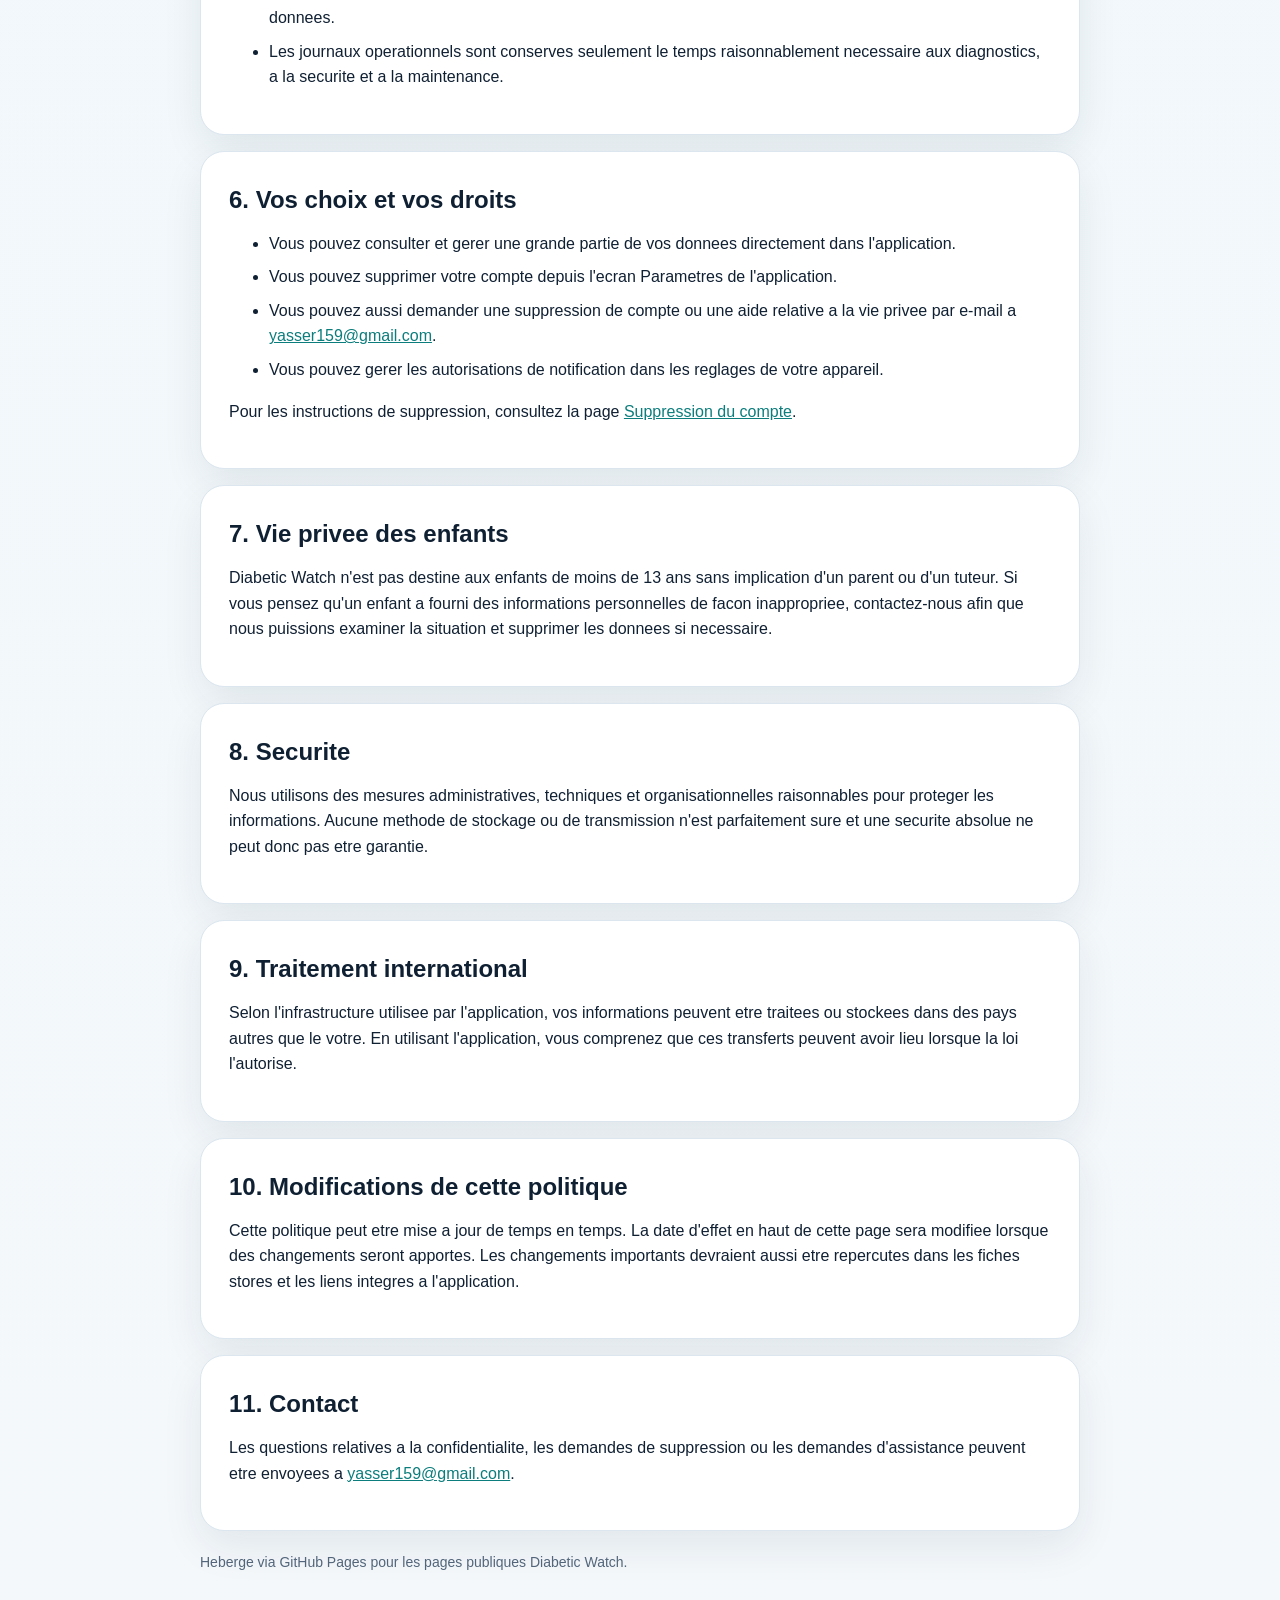
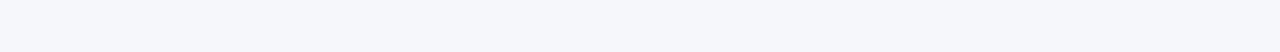
<file: fr/privacy-policy/index.html>
<!doctype html>
<html lang="fr">
  <head>
    <meta charset="utf-8" />
    <meta name="viewport" content="width=device-width, initial-scale=1" />
    <title>Politique de Confidentialite Diabetic Watch</title>
    <meta
      name="description"
      content="Politique de confidentialite de l'application mobile Diabetic Watch."
    />
    <link rel="stylesheet" href="../../assets/site.css" />
  </head>
  <body>
    <main class="page">
      <section class="hero">
        <span class="eyebrow">Confidentialite</span>
        <h1>Politique de Confidentialite Diabetic Watch</h1>
        <p class="muted">Date d'effet : 9 mars 2026</p>
        <p>
          Diabetic Watch aide les utilisateurs a enregistrer leurs mesures de glycemie, consulter
          les tendances, recevoir des rappels de repas et partager des rapports lorsqu'ils le
          souhaitent. Cette politique explique quelles informations l'application traite, pourquoi
          elle les traite et quels choix restent entre vos mains.
        </p>
        <div class="lang-switcher" aria-label="Choix de langue">
          <a class="lang-link" href="../../privacy-policy/">English <small>EN</small></a>
          <a class="lang-link is-active" href="./">Francais <small>FR</small></a>
          <a class="lang-link" href="../../ar/privacy-policy/">العربية <small>AR</small></a>
        </div>
        <div class="button-row">
          <a class="button secondary" href="../../">Retour au hub</a>
          <a class="button" href="../../account-deletion/">Suppression du compte</a>
        </div>
      </section>

      <section class="panel">
        <h2>Resume rapide</h2>
        <div class="grid">
          <div class="card">
            <strong>Donnees de compte</strong>
            <span class="muted">Adresse e-mail, identifiants d'authentification et methode de connexion.</span>
          </div>
          <div class="card">
            <strong>Entrees liees a la sante</strong>
            <span class="muted">Mesures de glucose, heures, libelles de repas et notes facultatives.</span>
          </div>
          <div class="card">
            <strong>Diagnostics</strong>
            <span class="muted">Journaux techniques et erreurs utilises pour depanner l'application.</span>
          </div>
          <div class="card">
            <strong>Votre controle</strong>
            <span class="muted">Vous pouvez supprimer votre compte dans l'application ou par e-mail.</span>
          </div>
        </div>
      </section>

      <section class="panel">
        <h2>Sommaire</h2>
        <ol class="toc">
          <li><a href="#who-we-are">Qui nous sommes</a></li>
          <li><a href="#information-we-handle">Informations traitees</a></li>
          <li><a href="#how-we-use-information">Utilisation des informations</a></li>
          <li><a href="#sharing">Partage eventuel</a></li>
          <li><a href="#retention">Conservation des donnees</a></li>
          <li><a href="#choices">Vos choix et vos droits</a></li>
          <li><a href="#children">Vie privee des enfants</a></li>
          <li><a href="#security">Securite</a></li>
          <li><a href="#international">Traitement international</a></li>
          <li><a href="#changes">Modifications de cette politique</a></li>
          <li><a href="#contact">Contact</a></li>
        </ol>
      </section>

      <section class="panel" id="who-we-are">
        <h2>1. Qui nous sommes</h2>
        <p>
          Diabetic Watch est une application de suivi de la glycemie exploitee par l'editeur de
          l'application du depot <a href="https://github.com/yasser159/diabetic_watch_react">github.com/yasser159/diabetic_watch_react</a>.
          Toute question sur cette politique peut etre envoyee a
          <a href="mailto:yasser159@gmail.com">yasser159@gmail.com</a>.
        </p>
      </section>

      <section class="panel" id="information-we-handle">
        <h2>2. Informations traitees</h2>

        <h3>Informations que vous fournissez directement</h3>
        <ul>
          <li>Adresse e-mail et mot de passe si vous creez un compte par e-mail.</li>
          <li>Identifiants de base renvoyes par le fournisseur d'authentification, comme l'ID utilisateur et l'adresse e-mail.</li>
          <li>Mesures de glycemie, valeur, horodatage, unite, plage de lecture et notes facultatives.</li>
          <li>Retours facultatifs envoyes via les canaux de partage ou d'assistance.</li>
        </ul>

        <h3>Informations generees lors de l'utilisation</h3>
        <ul>
          <li>Informations de planification utilisees pour creer des rappels locaux de repas sur votre appareil.</li>
          <li>Parametres locaux et preferences comme la langue choisie et l'etat des rappels.</li>
          <li>Journaux structures et erreurs qui aident a detecter les pannes et les bugs.</li>
        </ul>

        <h3>Donnees de services tiers</h3>
        <ul>
          <li>Authentification et enregistrements backend geres par les services Firebase utilises par l'application.</li>
          <li>Si Google Sign-In est utilise, les donnees d'authentification Google necessaires pour terminer la connexion.</li>
          <li>Si le suivi d'erreurs est active dans une version donnee, des diagnostics techniques limites peuvent etre envoyes au service configure.</li>
        </ul>

        <div class="callout">
          Diabetic Watch est concu pour la journalisation et la revue educative des tendances. L'application ne fournit ni diagnostic medical ni plan de traitement.
        </div>
      </section>

      <section class="panel" id="how-we-use-information">
        <h2>3. Utilisation des informations</h2>
        <ul>
          <li>Creer et gerer votre compte.</li>
          <li>Stocker, synchroniser et afficher vos donnees glycemiques sur les sessions et appareils pris en charge.</li>
          <li>Generer des tendances, resumes, apercus educatifs et rapports partageables ou imprimables.</li>
          <li>Programmer les rappels de repas que vous demandez.</li>
          <li>Diagnostiquer les bugs, surveiller la fiabilite et ameliorer l'application.</li>
          <li>Repondre aux demandes d'assistance ou de suppression.</li>
        </ul>
      </section>

      <section class="panel" id="sharing">
        <h2>4. Partage eventuel</h2>
        <p>Nous ne vendons pas d'informations personnelles. Le partage peut avoir lieu uniquement dans les cas limites suivants :</p>
        <ul>
          <li>Avec les prestataires qui exploitent l'infrastructure de l'application, comme Firebase pour l'authentification, la base de donnees et les fonctions serverless.</li>
          <li>Avec des applications ou services externes lorsque vous choisissez d'exporter, imprimer, envoyer par e-mail, SMS ou partager un rapport.</li>
          <li>Si la loi, une procedure legale ou la protection des droits, de la securite et de l'integrite du service l'exige.</li>
        </ul>
      </section>

      <section class="panel" id="retention">
        <h2>5. Conservation des donnees</h2>
        <ul>
          <li>Les donnees de compte et de glucose sont conservees jusqu'a suppression par vous, par suppression du compte ou sur demande.</li>
          <li>Certains parametres locaux peuvent rester sur votre appareil jusqu'a la suppression de l'application ou de ses donnees.</li>
          <li>Les journaux operationnels sont conserves seulement le temps raisonnablement necessaire aux diagnostics, a la securite et a la maintenance.</li>
        </ul>
      </section>

      <section class="panel" id="choices">
        <h2>6. Vos choix et vos droits</h2>
        <ul>
          <li>Vous pouvez consulter et gerer une grande partie de vos donnees directement dans l'application.</li>
          <li>Vous pouvez supprimer votre compte depuis l'ecran Parametres de l'application.</li>
          <li>Vous pouvez aussi demander une suppression de compte ou une aide relative a la vie privee par e-mail a <a href="mailto:yasser159@gmail.com">yasser159@gmail.com</a>.</li>
          <li>Vous pouvez gerer les autorisations de notification dans les reglages de votre appareil.</li>
        </ul>
        <p>Pour les instructions de suppression, consultez la page <a href="../../account-deletion/">Suppression du compte</a>.</p>
      </section>

      <section class="panel" id="children">
        <h2>7. Vie privee des enfants</h2>
        <p>
          Diabetic Watch n'est pas destine aux enfants de moins de 13 ans sans implication d'un parent ou d'un tuteur.
          Si vous pensez qu'un enfant a fourni des informations personnelles de facon inappropriee, contactez-nous afin que nous puissions examiner la situation et supprimer les donnees si necessaire.
        </p>
      </section>

      <section class="panel" id="security">
        <h2>8. Securite</h2>
        <p>
          Nous utilisons des mesures administratives, techniques et organisationnelles raisonnables pour proteger les informations.
          Aucune methode de stockage ou de transmission n'est parfaitement sure et une securite absolue ne peut donc pas etre garantie.
        </p>
      </section>

      <section class="panel" id="international">
        <h2>9. Traitement international</h2>
        <p>
          Selon l'infrastructure utilisee par l'application, vos informations peuvent etre traitees ou stockees dans des pays autres que le votre.
          En utilisant l'application, vous comprenez que ces transferts peuvent avoir lieu lorsque la loi l'autorise.
        </p>
      </section>

      <section class="panel" id="changes">
        <h2>10. Modifications de cette politique</h2>
        <p>
          Cette politique peut etre mise a jour de temps en temps. La date d'effet en haut de cette page sera modifiee lorsque des changements seront apportes.
          Les changements importants devraient aussi etre repercutes dans les fiches stores et les liens integres a l'application.
        </p>
      </section>

      <section class="panel" id="contact">
        <h2>11. Contact</h2>
        <p>
          Les questions relatives a la confidentialite, les demandes de suppression ou les demandes d'assistance peuvent etre envoyees a
          <a href="mailto:yasser159@gmail.com">yasser159@gmail.com</a>.
        </p>
      </section>

      <p class="footer">Heberge via GitHub Pages pour les pages publiques Diabetic Watch.</p>
    </main>
  </body>
</html>
</file>
<file: assets/site.css>
:root {
  color-scheme: light;
  --bg: #f4f8fb;
  --panel: #ffffff;
  --text: #102033;
  --muted: #52657a;
  --border: #dbe6ef;
  --accent: #0ea5a4;
  --accent-dark: #0b7d7c;
  --shadow: 0 16px 40px rgba(16, 32, 51, 0.08);
}

* {
  box-sizing: border-box;
}

html,
body {
  margin: 0;
  padding: 0;
  background: linear-gradient(180deg, #eef7fb 0%, var(--bg) 100%);
  color: var(--text);
  font-family: "Avenir Next", Avenir, "Segoe UI", sans-serif;
  line-height: 1.6;
}

a {
  color: var(--accent-dark);
}

a:hover {
  color: var(--accent);
}

.page {
  max-width: 920px;
  margin: 0 auto;
  padding: 32px 20px 64px;
}

.hero,
.panel {
  background: var(--panel);
  border: 1px solid var(--border);
  border-radius: 24px;
  box-shadow: var(--shadow);
}

.hero {
  padding: 28px;
  margin-bottom: 20px;
}

.eyebrow {
  display: inline-block;
  padding: 6px 10px;
  border-radius: 999px;
  background: rgba(14, 165, 164, 0.12);
  color: var(--accent-dark);
  font-size: 13px;
  font-weight: 700;
  letter-spacing: 0.04em;
  text-transform: uppercase;
}

h1,
h2,
h3 {
  margin: 0 0 12px;
  line-height: 1.2;
}

h1 {
  margin-top: 16px;
  font-size: clamp(32px, 5vw, 48px);
}

h2 {
  font-size: 24px;
  margin-top: 6px;
}

h3 {
  font-size: 18px;
}

p,
li {
  font-size: 16px;
}

.muted {
  color: var(--muted);
}

.grid {
  display: grid;
  grid-template-columns: repeat(auto-fit, minmax(220px, 1fr));
  gap: 14px;
  margin-top: 20px;
}

.card {
  border: 1px solid var(--border);
  border-radius: 18px;
  padding: 16px;
  background: #fbfdff;
}

.card strong {
  display: block;
  margin-bottom: 6px;
}

.panel {
  padding: 28px;
  margin-bottom: 16px;
}

.toc {
  margin: 0;
  padding-left: 18px;
}

.toc li + li,
ul li + li {
  margin-top: 8px;
}

.callout {
  border-left: 4px solid var(--accent);
  padding: 14px 16px;
  background: rgba(14, 165, 164, 0.08);
  border-radius: 14px;
}

.footer {
  margin-top: 20px;
  color: var(--muted);
  font-size: 14px;
}

.button-row {
  display: flex;
  flex-wrap: wrap;
  gap: 12px;
  margin-top: 18px;
}

.button {
  display: inline-flex;
  align-items: center;
  justify-content: center;
  min-height: 44px;
  padding: 0 16px;
  border-radius: 999px;
  background: var(--accent);
  color: #fff;
  text-decoration: none;
  font-weight: 700;
}

.button.secondary {
  background: #e9f5f5;
  color: var(--accent-dark);
}

.button.ghost {
  background: transparent;
  color: var(--accent-dark);
  border: 1px solid var(--border);
}

.lang-switcher {
  display: flex;
  flex-wrap: wrap;
  gap: 10px;
  margin-top: 18px;
}

.lang-link {
  display: inline-flex;
  align-items: center;
  justify-content: center;
  min-height: 40px;
  padding: 0 14px;
  border-radius: 999px;
  border: 1px solid var(--border);
  background: #f8fcff;
  color: var(--accent-dark);
  text-decoration: none;
  font-weight: 700;
}

.lang-link.is-active {
  border-color: var(--accent);
  background: rgba(14, 165, 164, 0.12);
}

.lang-link small {
  margin-left: 6px;
  color: var(--muted);
  font-weight: 600;
}

.meta-list {
  margin: 0;
  padding-left: 18px;
}

.meta-list li + li {
  margin-top: 8px;
}

.rtl {
  direction: rtl;
  text-align: right;
  font-family: "SF Arabic", "Geeza Pro", "Noto Naskh Arabic", Tahoma, sans-serif;
}

.rtl .eyebrow,
.rtl .button-row,
.rtl .lang-switcher {
  justify-content: flex-start;
}

.rtl .toc,
.rtl .meta-list {
  padding-left: 0;
  padding-right: 18px;
}

.rtl .callout {
  border-left: 0;
  border-right: 4px solid var(--accent);
}

@media (max-width: 640px) {
  .hero,
  .panel {
    padding: 22px;
    border-radius: 20px;
  }
}
</file>
